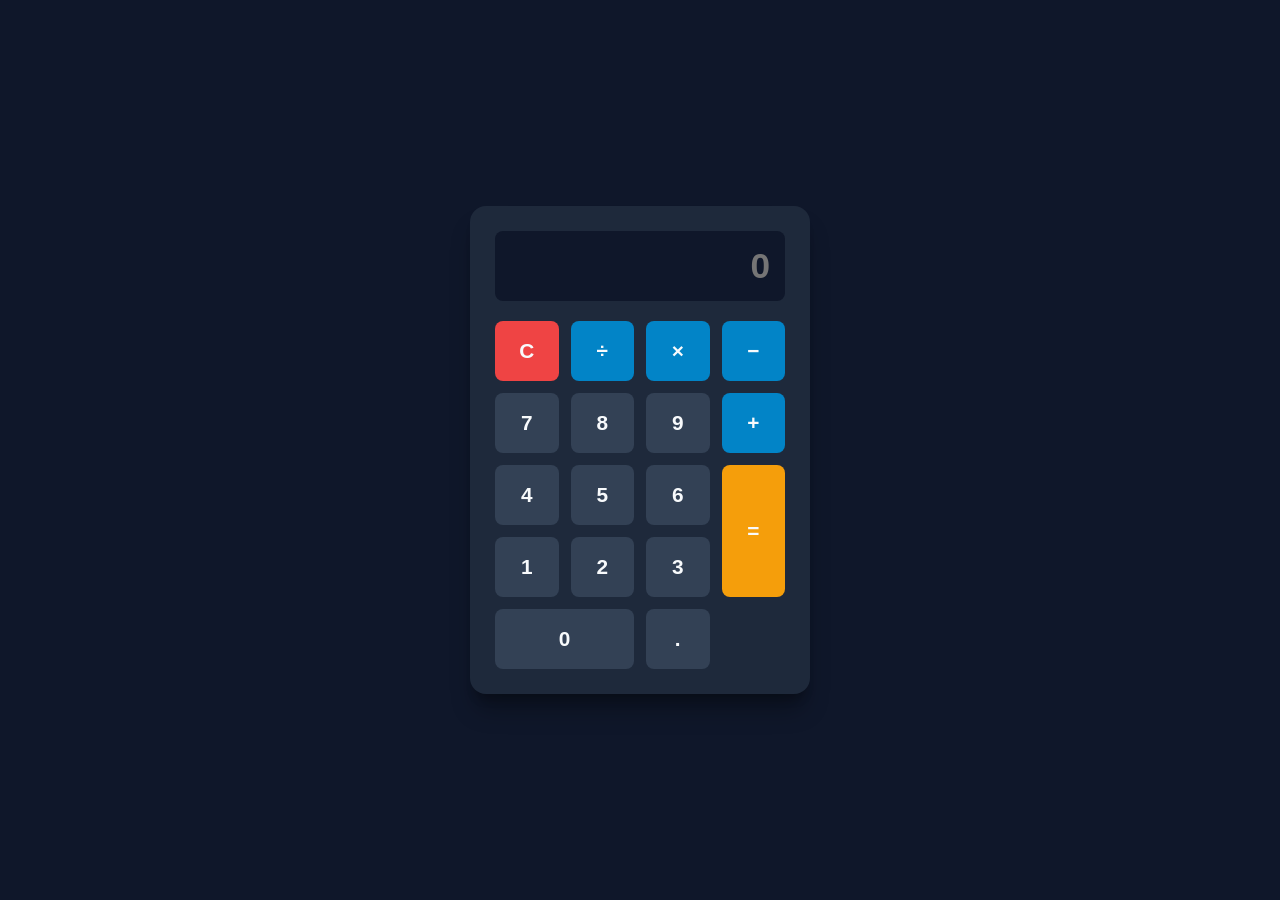
<file: calculator/index.html>
<!DOCTYPE html>
<html lang="en">
<head>
    <meta charset="UTF-8">
    <meta name="viewport" content="width=device-width, initial-scale=1.0">
    <title>Interactive Grid Calculator</title>
    <link rel="stylesheet" href="style.css">
</head>
<body>

    <div class="calculator-container">
        <input type="text" id="display" readonly placeholder="0">

        <div class="buttons-grid">
            <button class="btn clear-btn" onclick="clearDisplay()">C</button>
            <button class="btn operator-btn" onclick="appendOperator('/')">&divide;</button>
            <button class="btn operator-btn" onclick="appendOperator('*')">&times;</button>
            <button class="btn operator-btn" onclick="appendOperator('-')">&minus;</button>

            <button class="btn" onclick="appendNumber('7')">7</button>
            <button class="btn" onclick="appendNumber('8')">8</button>
            <button class="btn" onclick="appendNumber('9')">9</button>
            <button class="btn operator-btn" onclick="appendOperator('+')">+</button>

            <button class="btn" onclick="appendNumber('4')">4</button>
            <button class="btn" onclick="appendNumber('5')">5</button>
            <button class="btn" onclick="appendNumber('6')">6</button>
            
            <button class="btn equal-btn" onclick="calculateResult()">=</button>

            <button class="btn" onclick="appendNumber('1')">1</button>
            <button class="btn" onclick="appendNumber('2')">2</button>
            <button class="btn" onclick="appendNumber('3')">3</button>

            <button class="btn zero-btn" onclick="appendNumber('0')">0</button>
            <button class="btn" onclick="appendNumber('.')">.</button>
        </div>
    </div>

    <script src="script.js"></script>
</body>
</html>
</file>
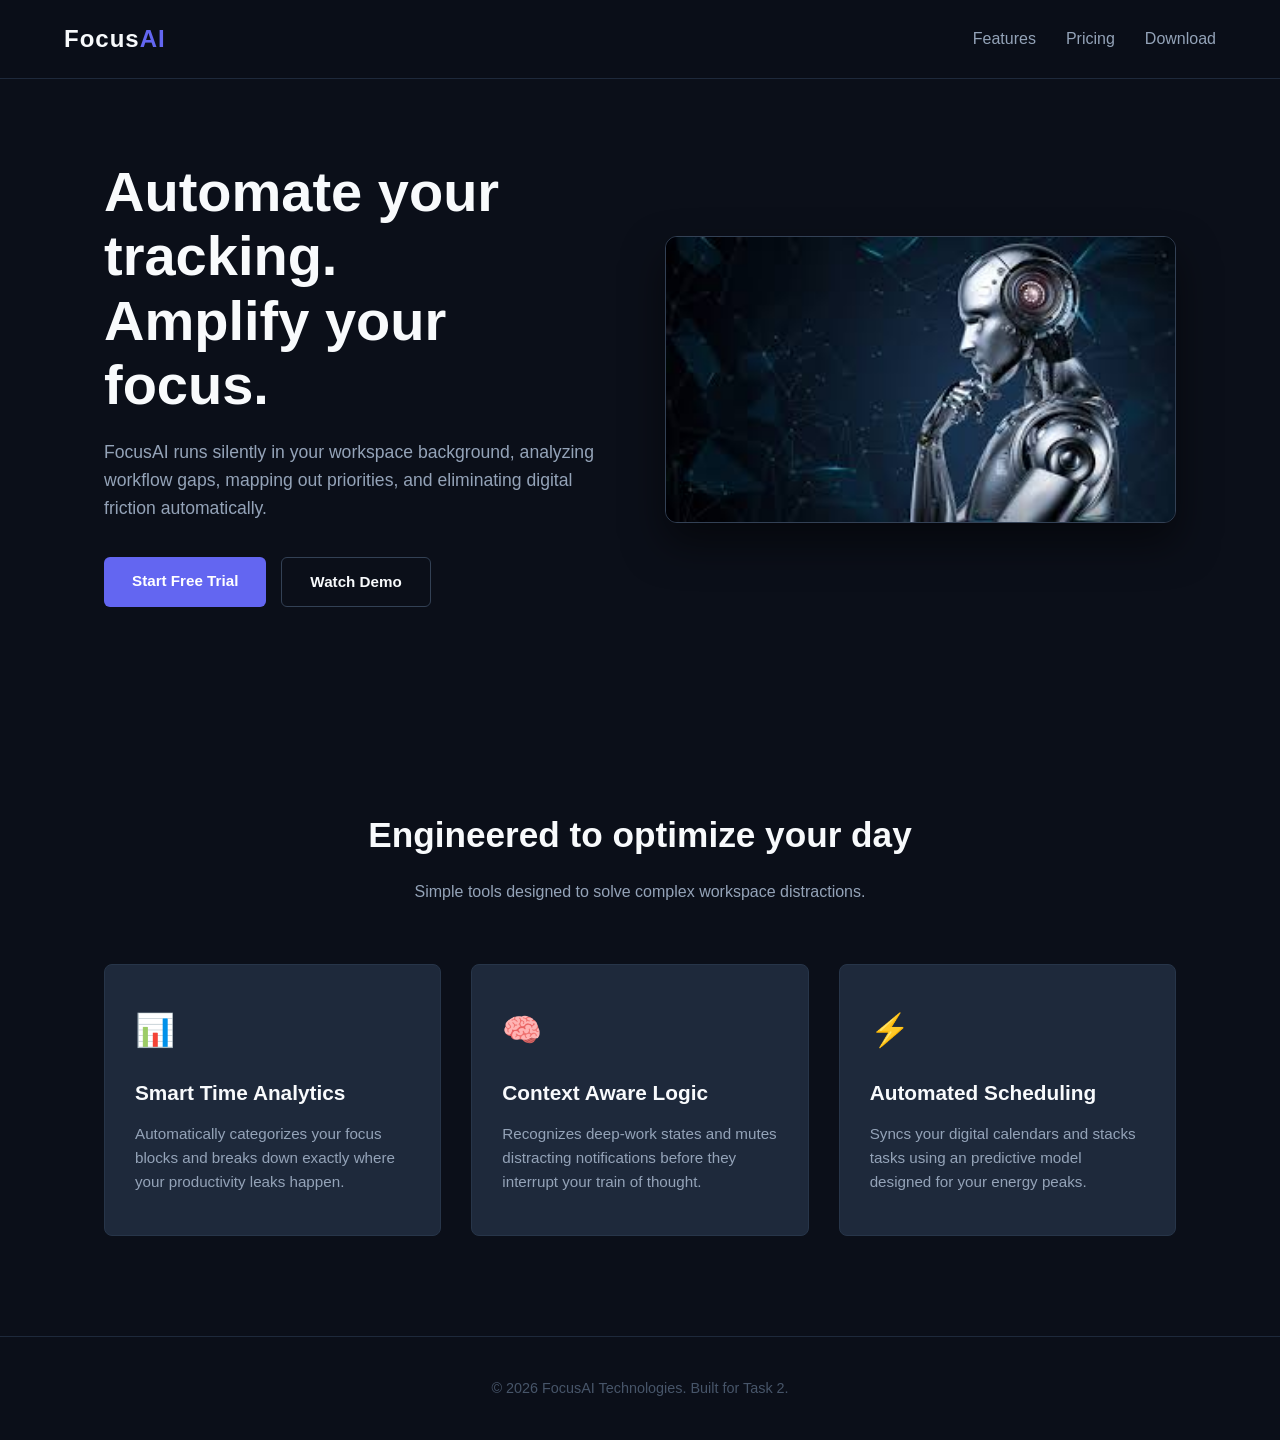
<file: landing-page/index.html>
<!DOCTYPE html>
<html lang="en">
<head>
    <meta charset="UTF-8">
    <meta name="viewport" content="width=device-width, initial-scale=1.0">
    <title>FocusAI - Optimize Your Workflow</title>
    <link rel="stylesheet" href="style.css">
</head>
<body>

    <header class="top-nav">
        <div class="nav-container">
            <div class="logo">Focus<span>AI</span></div>
            <nav>
                <ul class="nav-links">
                    <li><a href="#features">Features</a></li>
                    <li><a href="#pricing">Pricing</a></li>
                    <li><a href="#download">Download</a></li>
                </ul>
            </nav>
        </div>
    </header>

    <section class="hero">
        <div class="hero-container">
            <div class="hero-text">
                <h1>Automate your tracking.<br>Amplify your focus.</h1>
                <p>FocusAI runs silently in your workspace background, analyzing workflow gaps, mapping out priorities, and eliminating digital friction automatically.</p>
                <div class="cta-group">
                    <a href="#" class="btn-primary">Start Free Trial</a>
                    <a href="#" class="btn-secondary">Watch Demo</a>
                </div>
            </div>
            <div class="hero-image">
                <img src="images/dashboard.jpg.jpg" alt="FocusAI Dashboard Interface">
            </div>
        </div>
    </section>

    <section id="features" class="features-section">
        <div class="section-header">
            <h2>Engineered to optimize your day</h2>
            <p>Simple tools designed to solve complex workspace distractions.</p>
        </div>
        
        <div class="features-grid">
            <div class="feature-card">
                <div class="icon-box">📊</div>
                <h3>Smart Time Analytics</h3>
                <p>Automatically categorizes your focus blocks and breaks down exactly where your productivity leaks happen.</p>
            </div>
            <div class="feature-card">
                <div class="icon-box">🧠</div>
                <h3>Context Aware Logic</h3>
                <p>Recognizes deep-work states and mutes distracting notifications before they interrupt your train of thought.</p>
            </div>
            <div class="feature-card">
                <div class="icon-box">⚡</div>
                <h3>Automated Scheduling</h3>
                <p>Syncs your digital calendars and stacks tasks using an predictive model designed for your energy peaks.</p>
            </div>
        </div>
    </section>

    <footer class="footer">
        <p>&copy; 2026 FocusAI Technologies. Built for Task 2.</p>
    </footer>

</body>
</file>
<file: calculator/style.css>
* {
    margin: 0;
    padding: 0;
    box-sizing: border-box;
    font-family: 'Segoe UI', Tahoma, Geneva, Verdana, sans-serif;
}

body {
    background-color: #0f172a; /* Sleek dark slate canvas */
    display: flex;
    justify-content: center;
    align-items: center;
    height: 100vh;
}

.calculator-container {
    background-color: #1e293b;
    padding: 25px;
    border-radius: 16px;
    box-shadow: 0 20px 25px -5px rgba(0, 0, 0, 0.3), 0 10px 10px -5px rgba(0, 0, 0, 0.2);
    width: 340px;
}

/* 1. Calculator Screen Display Interface */
#display {
    width: 100%;
    height: 70px;
    background-color: #0f172a;
    border: none;
    border-radius: 8px;
    color: #38bdf8; /* Vivid neon blue output text */
    font-size: 2.2rem;
    text-align: right;
    padding: 0 15px;
    margin-bottom: 20px;
    font-weight: 600;
}

/* ==========================================================================
   2. THE CORE CSS GRID ALIGNMENT REQUIREMENT
   ========================================================================== */
.buttons-grid {
    display: grid;
    grid-template-columns: repeat(4, 1fr); /* 4 Columns of completely equal fractions */
    gap: 12px;                             /* Maintains strict spacing protection */
}

.btn {
    background-color: #334155;
    color: #f8fafc;
    border: none;
    padding: 18px 0;
    font-size: 1.3rem;
    font-weight: 600;
    border-radius: 8px;
    cursor: pointer;
    transition: background-color 0.15s ease, transform 0.1s ease;
}

.btn:hover {
    background-color: #475569;
}

.btn:active {
    transform: scale(0.95);
}

/* Distinct System Button Classes */
.clear-btn {
    background-color: #ef4444;
}
.clear-btn:hover { background-color: #dc2626; }

.operator-btn {
    background-color: #0284c7;
}
.operator-btn:hover { background-color: #0369a1; }

/* Making the structural components span columns and rows smoothly */
.zero-btn {
    grid-column: span 2; /* Zero stretches over two grid columns */
}

.equal-btn {
    background-color: #f59e0b;
    grid-column: 4;      /* Locks to column 4 */
    grid-row: span 2;    /* Stretches down across two rows */
    height: 100%;
}
.equal-btn:hover { background-color: #d97706; }
</file>
<file: landing-page/style.css>
/* Color System Variables */
:root {
    --primary: #6366f1;       /* Sleek Indigo/AI purple */
    --primary-dark: #4f46e5;
    --dark-bg: #0b0f19;       /* Dark tech theme background */
    --card-bg: #1e293b;       /* Glassmorphism slate card background */
    --text-main: #f8fafc;
    --text-muted: #94a3b8;
}

/* Base Reset to prevent overlapping */
* {
    margin: 0;
    padding: 0;
    box-sizing: border-box;
    font-family: 'Segoe UI', Tahoma, Geneva, Verdana, sans-serif;
}

body {
    background-color: var(--dark-bg);
    color: var(--text-main);
    line-height: 1.6;
}

/* ==========================================================================
   1. NAVIGATION BAR (Flex Alignment)
   ========================================================================== */
.top-nav {
    background-color: rgba(11, 15, 25, 0.9);
    backdrop-filter: blur(10px);
    position: fixed;
    top: 0;
    left: 0;
    width: 100%;
    padding: 20px 5%;
    z-index: 1000;
    border-bottom: 1px solid #1e293b;
}

.nav-container {
    display: flex;
    justify-content: space-between; /* Pushes logo left, nav right */
    align-items: center;
    max-width: 1200px;
    margin: 0 auto;
}

.logo {
    font-size: 1.5rem;
    font-weight: 800;
    letter-spacing: 1px;
}

.logo span {
    color: var(--primary);
}

.nav-links {
    display: flex;
    list-style: none;
    gap: 30px;
}

.nav-links a {
    color: var(--text-muted);
    text-decoration: none;
    font-weight: 500;
    transition: color 0.3s;
}

.nav-links a:hover {
    color: var(--text-main);
}

/* ==========================================================================
   2. HERO SECTION (Split Multi-Column Layout)
   ========================================================================== */
.hero {
    padding: 160px 5% 100px 5%; /* Top padding leaves space for navbar */
    max-width: 1200px;
    margin: 0 auto;
}

.hero-container {
    display: flex;
    align-items: center;
    gap: 50px;
}

/* Left Column takes up half the room */
.hero-text {
    flex: 1;
}

.hero-text h1 {
    font-size: 3.5rem;
    line-height: 1.15;
    margin-bottom: 20px;
    font-weight: 800;
}

.hero-text p {
    color: var(--text-muted);
    font-size: 1.1rem;
    margin-bottom: 35px;
}

/* Button Component Layouts */
.cta-group {
    display: flex;
    gap: 15px;
}

.btn-primary, .btn-secondary {
    padding: 12px 28px;
    border-radius: 6px;
    text-decoration: none;
    font-weight: 600;
    font-size: 0.95rem;
    transition: all 0.3s ease;
}

.btn-primary {
    background-color: var(--primary);
    color: white;
}

.btn-primary:hover {
    background-color: var(--primary-dark);
}

.btn-secondary {
    background-color: transparent;
    color: var(--text-main);
    border: 1px solid #334155;
}

.btn-secondary:hover {
    background-color: #1e293b;
    border-color: #475569;
}

/* Right Column takes up the other half */
.hero-image {
    flex: 1;
}

.hero-image img {
    width: 100%;
    height: auto;
    border-radius: 12px;
    box-shadow: 0 20px 40px rgba(0,0,0,0.5);
    border: 1px solid #334155;
}

/* ==========================================================================
   3. FEATURES SECTION (Three-Column Layout Grid)
   ========================================================================== */
.features-section {
    padding: 100px 5%;
    max-width: 1200px;
    margin: 0 auto;
}

.section-header {
    text-align: center;
    margin-bottom: 60px;
}

.section-header h2 {
    font-size: 2.2rem;
    margin-bottom: 15px;
}

.section-header p {
    color: var(--text-muted);
}

/* Creates 3 side-by-side columns evenly spaced */
.features-grid {
    display: flex;
    gap: 30px;
}

/* Each column takes equal flex shares */
.feature-card {
    flex: 1;
    background-color: var(--card-bg);
    padding: 40px 30px;
    border-radius: 8px;
    border: 1px solid #273549;
    transition: transform 0.3s, border-color 0.3s;
}

.feature-card:hover {
    transform: translateY(-5px);
    border-color: var(--primary);
}

.icon-box {
    font-size: 2rem;
    margin-bottom: 20px;
}

.feature-card h3 {
    font-size: 1.3rem;
    margin-bottom: 12px;
}

.feature-card p {
    color: var(--text-muted);
    font-size: 0.95rem;
    line-height: 1.6;
}

/* ==========================================================================
   4. FOOTER ALIGNMENTS
   ========================================================================== */
.footer {
    text-align: center;
    padding: 40px;
    color: #475569;
    border-top: 1px solid #1e293b;
    font-size: 0.9rem;
}

/* Responsive Overlap Protection Strategy */
@media (max-width: 900px) {
    .hero-container, .features-grid {
        flex-direction: column; /* Stacks column sections safely on small panels */
    }
    .hero-text {
        text-align: center;
    }
    .cta-group {
        justify-content: center;
    }
}
</file>
